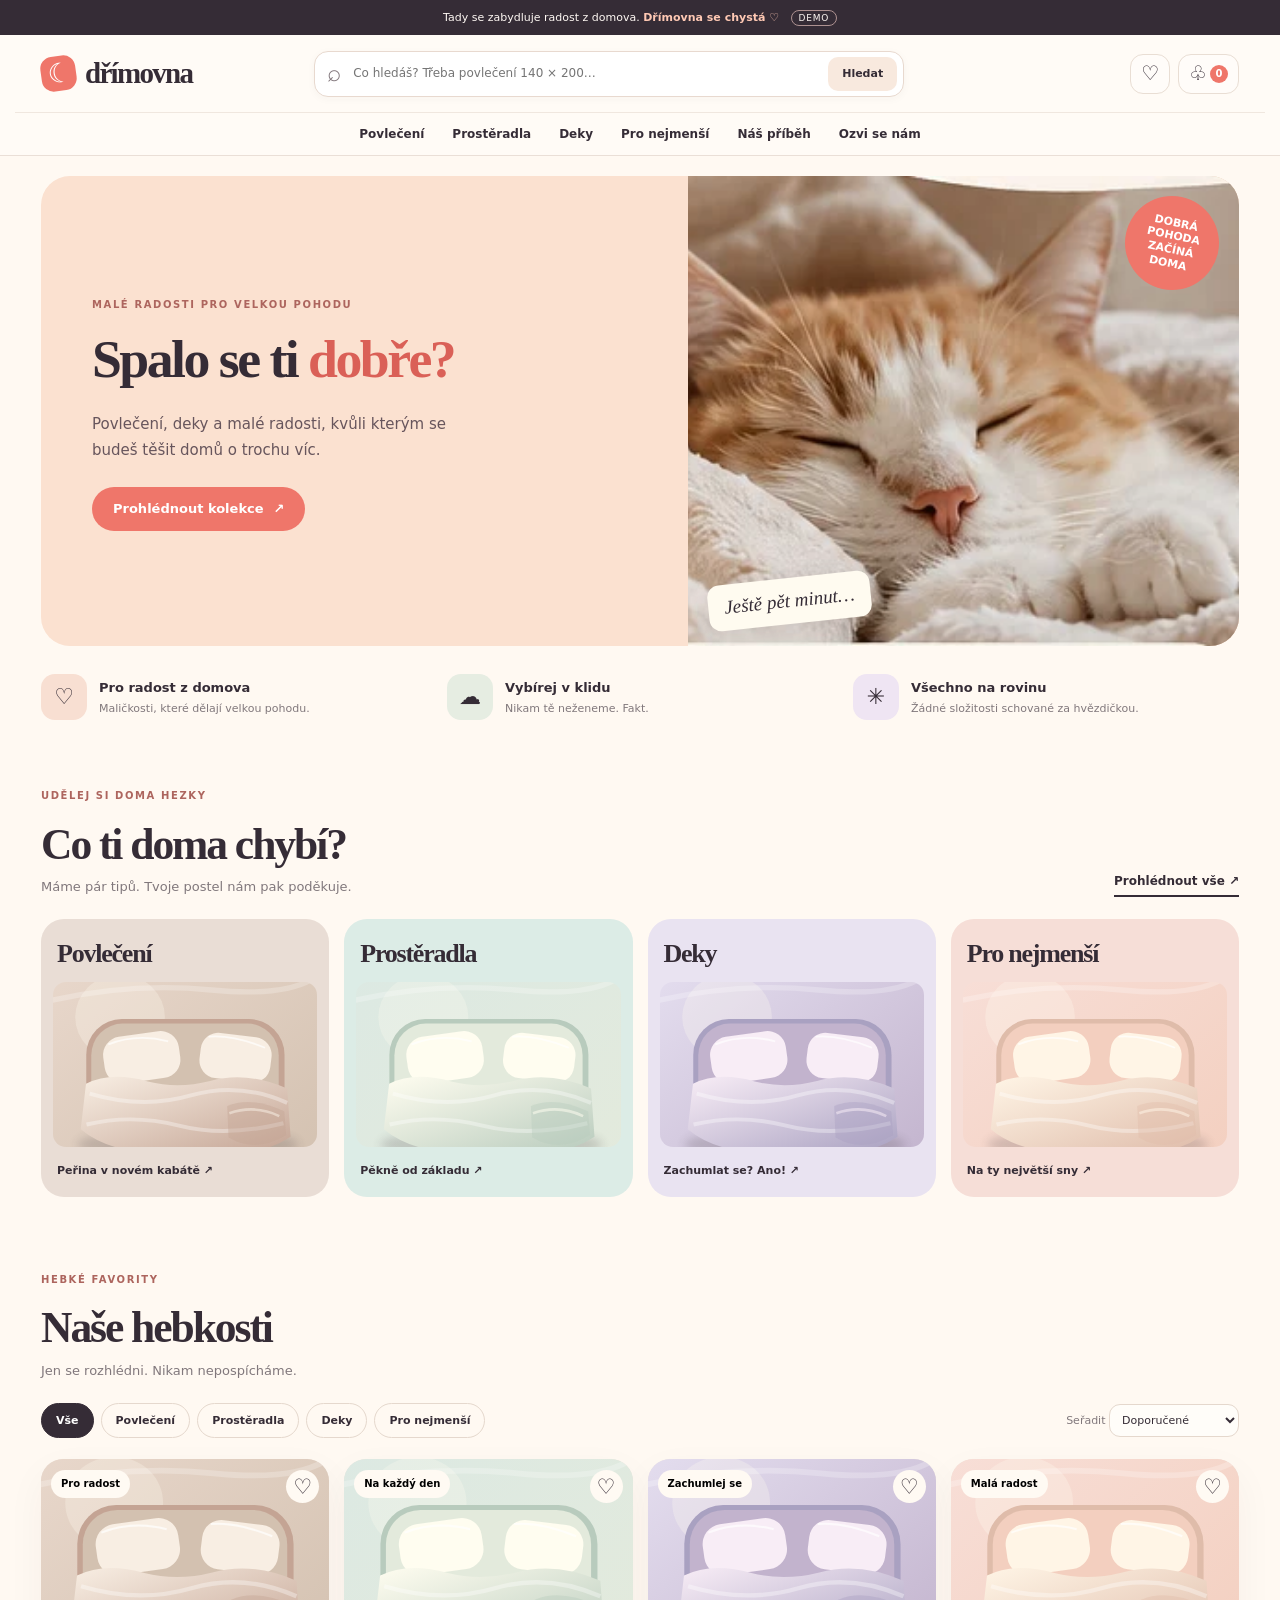
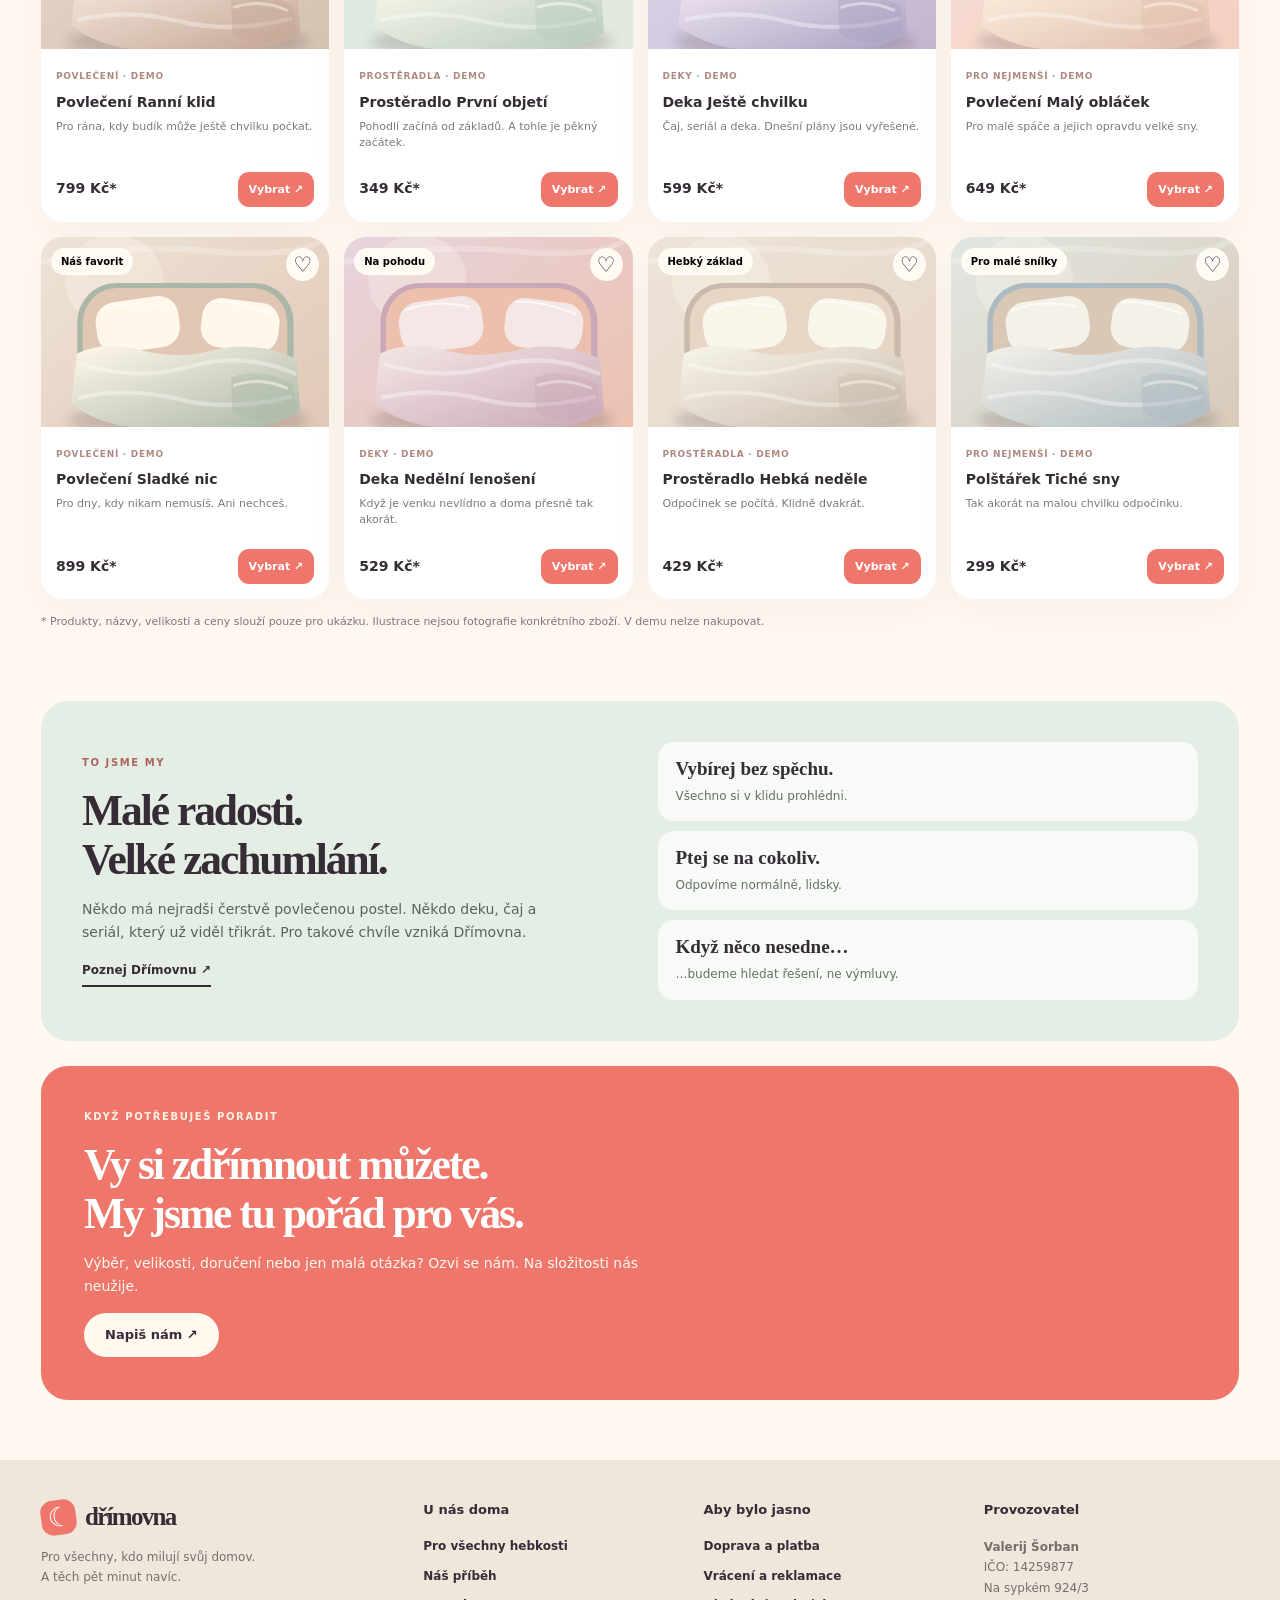
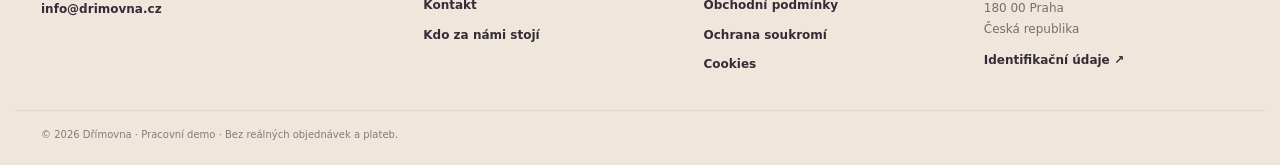
<file: index.html>
<!doctype html>
<html lang="cs">
<head>
<meta charset="utf-8"><meta name="viewport" content="width=device-width,initial-scale=1"><meta name="theme-color" content="#fff9f2">
<meta name="description" content="Dřímovna — radost z domova, hebké maličkosti a přátelský obchod s povlečením. Neveřejná ukázka připravovaného e-shopu.">
<meta name="robots" content="noindex,nofollow"><title>Dřímovna · Spalo se ti dobře?</title>
<link rel="stylesheet" href="styles.css">
</head>
<body>
<div id="app">
<div class="announcement">Tady se zabydluje radost z domova. <strong>Dřímovna se chystá ♡</strong> <span class="demo-badge">DEMO</span></div>
<header class="header">
<div class="container nav">
  <a class="logo" href="#domu" data-nav="home" aria-label="Dřímovna — domů"><span class="logo-icon">☾</span><span>dřímovna</span></a>
  <div class="searchbar" id="searchbar">
    <label class="sr-only" for="query">Hledat produkty, materiály a rozměry</label>
    <span class="search-mag" aria-hidden="true">⌕</span>
    <input id="query" type="search" autocomplete="off" placeholder="Co hledáš? Třeba povlečení 140 × 200…" aria-controls="search-suggestions" aria-expanded="false">
    <button type="button" class="search-submit" data-action="submit-search">Hledat</button>
    <div id="search-suggestions" class="search-suggestions" hidden></div>
  </div>
  <div class="head-actions">
    <button type="button" class="iconbtn" data-action="favorites" aria-label="Oblíbené">♡<span class="bubble" id="favorite-count" hidden>0</span></button>
    <button type="button" class="iconbtn" data-action="cart" aria-label="Košík">♧<span class="bubble" id="cart-count">0</span></button>
    <button type="button" class="iconbtn menu-toggle" data-action="menu" aria-label="Otevřít nabídku">☰</button>
  </div>
</div>
<nav class="primary-nav container nav-categories" aria-label="Hlavní navigace">
  <a href="#produkty" data-category="Povlečení">Povlečení</a>
  <a href="#produkty" data-category="Prostěradla">Prostěradla</a>
  <a href="#produkty" data-category="Deky">Deky</a>
  <a href="#produkty" data-category="Pro nejmenší">Pro nejmenší</a>
  <a href="#o-nas" data-nav="about">Náš příběh</a>
  <a href="#kontakt" data-nav="contact">Ozvi se nám</a>
</nav>
<nav id="mobile-nav" class="mobile-nav" aria-label="Mobilní navigace" hidden>
  <a href="#produkty" data-nav="catalog">Prohlédnout kolekce</a>
  <a href="#produkty" data-category="Povlečení">Povlečení</a>
  <a href="#produkty" data-category="Prostěradla">Prostěradla</a>
  <a href="#produkty" data-category="Deky">Deky</a>
  <a href="#produkty" data-category="Pro nejmenší">Pro nejmenší</a>
  <a href="#o-nas" data-nav="about">Náš příběh</a>
  <a href="#kontakt" data-nav="contact">Ozvi se nám</a>
</nav>
</header>
<main>
<div id="home-view"><div class="container">
<section class="hero" aria-labelledby="hero-title"><div class="hero-copy"><p class="eyebrow">Malé radosti pro velkou pohodu</p><h1 id="hero-title" class="serif">Spalo se ti <em>dobře?</em></h1><p class="lead">Povlečení, deky a malé radosti, kvůli kterým se budeš těšit domů o trochu víc.</p><button class="btn" type="button" data-nav="collections">Prohlédnout kolekce <span>↗</span></button></div><div class="hero-photo"><img src="assets/kocka.webp" alt="Spící kočka zachumlaná do hebké deky"><span class="hero-badge">DOBRÁ<br>POHODA<br>ZAČÍNÁ<br>DOMA</span><span class="hero-note">Ještě pět minut…</span></div></section>
<div class="benefits"><div class="benefit"><span>♡</span><div><strong>Pro radost z domova</strong><small>Maličkosti, které dělají velkou pohodu.</small></div></div><div class="benefit"><span>☁</span><div><strong>Vybírej v klidu</strong><small>Nikam tě neženeme. Fakt.</small></div></div><div class="benefit"><span>✳</span><div><strong>Všechno na rovinu</strong><small>Žádné složitosti schované za hvězdičkou.</small></div></div></div>
<section id="categories"><div class="section-head"><div><p class="eyebrow">Udělej si doma hezky</p><h2 class="serif">Co ti doma chybí?</h2><p>Máme pár tipů. Tvoje postel nám pak poděkuje.</p></div><button type="button" class="text-btn" data-nav="catalog">Prohlédnout vše ↗</button></div><div class="category-grid">
<button type="button" class="category c1" data-category="Povlečení"><strong class="serif">Povlečení</strong><img src="assets/povleceni.svg" alt="" loading="lazy"><span>Peřina v novém kabátě ↗</span></button>
<button type="button" class="category c2" data-category="Prostěradla"><strong class="serif">Prostěradla</strong><img src="assets/prosteradla.svg" alt="" loading="lazy"><span>Pěkně od základu ↗</span></button>
<button type="button" class="category c3" data-category="Deky"><strong class="serif">Deky</strong><img src="assets/deky.svg" alt="" loading="lazy"><span>Zachumlat se? Ano! ↗</span></button>
<button type="button" class="category c4" data-category="Pro nejmenší"><strong class="serif">Pro nejmenší</strong><img src="assets/detske.svg" alt="" loading="lazy"><span>Na ty největší sny ↗</span></button>
</div></section>
<section class="products-section" id="products-section"><div class="section-head"><div><p class="eyebrow">Hebké favority</p><h2 class="serif" id="products-heading">Naše hebkosti</h2><p>Jen se rozhlédni. Nikam nepospícháme.</p></div></div><div class="filterbar"><div class="filters" id="filters"></div><label class="sort-label">Seřadit <select id="sort"><option value="recommended">Doporučené</option><option value="cheapest">Od nejlevnějšího</option><option value="priciest">Od nejdražšího</option></select></label></div><div id="products" class="product-grid"></div><p class="disclaimer">* Produkty, názvy, velikosti a ceny slouží pouze pro ukázku. Ilustrace nejsou fotografie konkrétního zboží. V demu nelze nakupovat.</p></section>
<section class="story-preview"><div><p class="eyebrow">To jsme my</p><h2 class="serif">Malé radosti.<br>Velké zachumlání.</h2><p>Někdo má nejradši čerstvě povlečenou postel. Někdo deku, čaj a seriál, který už viděl třikrát. Pro takové chvíle vzniká Dřímovna.</p><button class="text-btn" data-nav="about">Poznej Dřímovnu ↗</button></div><div class="story-points"><div><strong>Vybírej bez spěchu.</strong><small>Všechno si v klidu prohlédni.</small></div><div><strong>Ptej se na cokoliv.</strong><small>Odpovíme normálně, lidsky.</small></div><div><strong>Když něco nesedne…</strong><small>…budeme hledat řešení, ne výmluvy.</small></div></div></section>
<section class="care"><p class="eyebrow">Když potřebuješ poradit</p><h2 class="serif">Vy si zdřímnout můžete.<br>My jsme tu pořád pro vás.</h2><p>Výběr, velikosti, doručení nebo jen malá otázka? Ozvi se nám. Na složitosti nás neužije.</p><button type="button" class="btn btn-white" data-nav="contact">Napiš nám ↗</button></section>
</div></div>
<section class="inner-page container" id="info-view" hidden><button type="button" class="back-link" data-nav="home">← Zpátky do Dřímovny</button><p class="eyebrow" id="info-eyebrow">U nás doma</p><h1 class="serif page-title" id="info-title"></h1><div class="info-body" id="info-body"></div></section>
<section class="inner-page container" id="contact-view" hidden><button type="button" class="back-link" data-nav="home">← Zpátky do Dřímovny</button><p class="eyebrow">Jsme jedno velké ucho</p><h1 class="serif page-title">Tak co máš <em>na srdci?</em></h1><p class="page-lead">Ať už tě zajímá povlečení, doručení nebo něco úplně jiného, napiš nám. Na robotické odpovědi si nepotrpíme.</p><div class="contact-grid"><div class="form-card"><h2 class="serif">Napiš nám pár řádků.</h2><p>Nemusíš psát román. Stačí, když nám řekneš, s čím potřebuješ pomoct.</p><form id="contact-form" name="drimovna-kontakt" method="POST" data-netlify="true" netlify-honeypot="bot-field"><input type="hidden" name="form-name" value="drimovna-kontakt"><p hidden><label>Nech toto pole prázdné <input name="bot-field"></label></p><div class="field-row"><label>Jak ti říkáme? *<input name="name" required autocomplete="name" placeholder="Tvoje jméno" maxlength="100"></label><label>Kam ti odpovíme? *<input type="email" name="email" required autocomplete="email" placeholder="tvuj@email.cz" maxlength="180"></label></div><div class="field-row"><label>S čím pomůžeme? *<select name="topic" required><option value="">Vyber si téma</option><option>Rada s výběrem</option><option>Doprava a platba</option><option>Moje objednávka</option><option>Vrácení nebo reklamace</option><option>Spolupráce</option><option>Něco jiného</option></select></label><label>Telefon (nepovinný)<input type="tel" name="phone" autocomplete="tel" placeholder="+420 …" maxlength="25"></label></div><label>A co nám chceš říct? *<textarea name="message" rows="6" required minlength="10" maxlength="3000" placeholder="Povídej, jsme jedno velké ucho…"></textarea></label><p class="legal-hint">Zprávu použijeme pro vyřízení tvého dotazu. Podrobnosti najdeš v <a href="#soukromi" data-nav="privacy">informacích o zpracování osobních údajů</a>.</p><button type="submit" class="btn">Odeslat zprávu ↗</button><p class="disclaimer">Režim demo: zpráva se neodešle. Při nasazení bude potřeba aktivovat a ověřit doručování formulářů.</p><div id="form-result" role="status" class="form-result" hidden></div></form></div><div class="contact-side"><div class="whatsapp-card"><div class="whats-icon">◉</div><h2 class="serif">Spěcháš? Písni nám.</h2><p>Otevři WhatsApp a napiš nám rovnou. Taková ta příjemná rychlovka.</p><button type="button" class="btn btn-green" data-action="whatsapp">Napsat na WhatsApp ↗</button><p class="disclaimer">Přímý chat aktivujeme, až bude připravené číslo Dřímovny.</p></div><div class="email-card"><h2 class="serif">A radši klasicky?</h2><p>E-mail je pořád dobrý vynález. Napiš nám na:</p><a href="mailto:info@drimovna.cz">info@drimovna.cz ↗</a><p>Odpovíme, jakmile to půjde. I my ale někdy potřebujeme kafe. (Jen občas, fakt.)</p></div><div class="cat-tile"><img src="assets/kocka.webp" alt="Spící kočka v hebké dece"><span>Na zprávy se těšíme.<br>Na budík už míň.</span></div></div></div></section>
</main>
<footer class="footer"><div class="container footer-grid"><div class="footer-brand"><a class="logo" href="#domu" data-nav="home"><span class="logo-icon">☾</span>dřímovna</a><p>Pro všechny, kdo milují svůj domov.<br>A těch pět minut navíc.</p><a href="mailto:info@drimovna.cz">info@drimovna.cz</a></div><div><h3>U nás doma</h3><a href="#produkty" data-nav="catalog">Pro všechny hebkosti</a><a href="#o-nas" data-nav="about">Náš příběh</a><a href="#kontakt" data-nav="contact">Kontakt</a><a href="#provozovatel" data-nav="company">Kdo za námi stojí</a></div><div><h3>Aby bylo jasno</h3><a href="#doprava" data-nav="shipping">Doprava a platba</a><a href="#vraceni" data-nav="returns">Vrácení a reklamace</a><a href="#podminky" data-nav="terms">Obchodní podmínky</a><a href="#soukromi" data-nav="privacy">Ochrana soukromí</a><a href="#cookies" data-nav="cookies">Cookies</a></div><div><h3>Provozovatel</h3><p><strong>Valerij Šorban</strong><br>IČO: 14259877<br>Na sypkém 924/3<br>180 00 Praha<br>Česká republika</p><a href="#provozovatel" data-nav="company">Identifikační údaje ↗</a></div></div><div class="container foot-bottom">© 2026 Dřímovna · Pracovní demo · Bez reálných objednávek a plateb.</div></footer>
<div id="shade" class="shade" hidden></div><aside class="drawer" id="cart-drawer" aria-label="Nákupní košík" aria-modal="true" role="dialog" hidden><div class="drawer-head"><h2 class="serif">Tvůj košík</h2><button type="button" class="round-close" data-action="close">×</button></div><div class="drawer-content" id="cart-lines"></div><div class="drawer-footer"><div class="cart-total"><span>Celkem</span><strong id="cart-total">0 Kč</strong></div><button type="button" class="btn btn-dark full" data-action="checkout">Pokračovat k objednávce →</button><p class="disclaimer">Toto je demo. Nákup a platba jsou vypnuté.</p></div></aside>
<div id="product-dialog" class="product-dialog" role="dialog" aria-modal="true" aria-label="Detail produktu" hidden><button type="button" class="round-close close-product" data-action="close">×</button><div class="dialog-image"><img id="detail-image" src="assets/povleceni.svg" alt="Ilustrační obrázek produktu"></div><div class="dialog-copy"><p class="eyebrow" id="detail-category"></p><h2 class="serif" id="detail-name"></h2><p id="detail-description"></p><p class="tiny-note">Ukázková nabídka. Skutečný sortiment teprve připravujeme.</p><label>Rozměr<select id="detail-size"></select></label><label>Barva<select id="detail-color"></select></label><label>Počet kusů<select id="detail-quantity"><option value="1">1 kus</option><option value="2">2 kusy</option><option value="3">3 kusy</option><option value="4">4 kusy</option></select></label><div class="detail-footer"><strong id="detail-price"></strong><button type="button" class="btn" data-action="add-detail">Do košíku +</button></div></div></div>
<div class="toast" id="toast" role="status" hidden></div>
</div><script src="app.js" defer></script></body></html>
</file>
<file: styles.css>
:root{--cream:#fff9f2;--paper:#fffefa;--ink:#352c36;--coral:#ef766a;--coral2:#da6057;--muted:#81787c;--line:#eadfd7;--sage:#e4ede4;--shadow:0 14px 40px #4b32220b}*{box-sizing:border-box}html{scroll-behavior:smooth}body{margin:0;background:var(--cream);color:var(--ink);font:14px/1.55 system-ui,-apple-system,'Segoe UI',sans-serif;-webkit-font-smoothing:antialiased}button,input,textarea,select{font:inherit}button{cursor:pointer}a{color:inherit;text-decoration:none}button:focus-visible,a:focus-visible,input:focus-visible,textarea:focus-visible,select:focus-visible{outline:3px solid #d7655f;outline-offset:3px}button:disabled{cursor:not-allowed;opacity:.6}.sr-only{position:absolute;width:1px;height:1px;padding:0;margin:-1px;overflow:hidden;clip:rect(0,0,0,0);white-space:nowrap;border:0}.container{width:min(100%,1250px);margin:auto;padding:0 26px}.serif{font-family:Georgia,'Times New Roman',serif;font-weight:700;letter-spacing:-.047em;line-height:1.12}.eyebrow{text-transform:uppercase;letter-spacing:.16em;font-size:10px;font-weight:850;color:#ad655e;margin:0 0 16px}.announcement{background:var(--ink);color:#fff9f4;text-align:center;padding:9px 12px;font-size:11px}.announcement strong{color:#ffc9b4}.demo-badge{border:1px solid #ae9291;border-radius:12px;padding:2px 7px;margin-left:8px;font-size:9px;letter-spacing:.08em}.header{background:#fffbf6;border-bottom:1px solid var(--line);position:relative;z-index:10}.nav{min-height:77px;display:flex;align-items:center;gap:18px}.logo{font:700 29px Georgia,serif;letter-spacing:-1.7px;display:inline-flex;align-items:center;gap:9px;white-space:nowrap}.logo-icon{width:35px;height:35px;border-radius:12px;background:var(--coral);color:white;display:grid;place-items:center;font:27px Georgia,serif;transform:rotate(-8deg)}.primary-nav{display:flex;flex:1;justify-content:center;gap:30px}.primary-nav a{font-size:12px;font-weight:780}.primary-nav a:hover{color:var(--coral2)}.head-actions{display:flex;gap:8px;margin-left:auto}.iconbtn{height:40px;min-width:40px;padding:5px 10px;border-radius:13px;background:#fffcf9;border:1px solid #e9ded4;color:var(--ink);font-size:20px;display:inline-flex;align-items:center;justify-content:center;gap:3px;position:relative}.iconbtn:hover{background:#ffe8df}.bubble{border-radius:50%;background:var(--coral);color:white;font:800 10px system-ui;min-width:18px;height:18px;display:grid;place-items:center}.bubble[hidden],[hidden]{display:none!important}.menu-toggle{display:none}.searchbar{display:flex;gap:9px;padding-bottom:16px}.searchbar input{border:1px solid #e8d9cf;border-radius:13px;background:white;color:var(--ink);min-width:0;flex:1;padding:11px 14px}.mobile-nav{padding:12px 22px 20px;flex-direction:column;gap:14px;background:#fff9f2}.mobile-nav:not([hidden]){display:flex}.mobile-nav a{font-size:13px;font-weight:800}.btn{border:0;background:var(--coral);color:white;border-radius:30px;padding:14px 21px;font-size:13px;font-weight:850;display:inline-flex;gap:10px;justify-content:center;align-items:center;line-height:1.2;transition:transform .2s,background .2s}.btn:hover{transform:translateY(-1px);background:var(--coral2)}.btn-dark{background:var(--ink)}.btn-dark:hover{background:#4d404b}.btn-white{background:#fff9f0;color:var(--ink)}.btn-white:hover{background:#fff0dc;color:var(--ink)}.btn-green{background:#208b58}.btn-green:hover{background:#177947}.full{width:100%}.text-btn{border:0;background:none;border-bottom:2px solid currentColor;padding:0 0 5px;font-weight:800;font-size:12px;color:var(--ink);white-space:nowrap}.text-btn:hover{color:var(--coral2)}
.hero{display:grid;grid-template-columns:1.08fr .92fr;min-height:470px;border-radius:29px;overflow:hidden;background:#fbe1d0;margin-top:20px}.hero-copy{padding:59px 35px 53px 51px;display:flex;flex-direction:column;align-items:start;justify-content:center}.hero h1{font-size:clamp(39px,4.6vw,66px);margin:0 0 22px}.hero h1 em,.page-title em{font-style:normal;color:var(--coral2)}.lead{font-size:15px;line-height:1.76;color:#67555c;max-width:390px;margin:0 0 24px}.hero-photo{position:relative;overflow:hidden;background:#ead2c1}.hero-photo img{position:absolute;width:100%;height:100%;object-fit:cover;object-position:60% center;filter:saturate(.96)}.hero-badge{position:absolute;right:20px;top:20px;width:94px;height:94px;border-radius:50%;display:grid;place-items:center;background:var(--coral);color:white;text-align:center;font-size:11px;line-height:1.25;font-weight:900;transform:rotate(12deg)}.hero-note{position:absolute;bottom:22px;left:20px;background:#fffbf0;padding:12px 16px;border-radius:12px;box-shadow:0 5px 25px #503d3922;font:italic 19px Georgia,serif;transform:rotate(-6deg)}
.benefits{display:grid;grid-template-columns:repeat(3,1fr);gap:20px;padding:28px 0 68px}.benefit{display:flex;gap:12px;align-items:center}.benefit>span{display:grid;place-items:center;flex-shrink:0;width:46px;height:46px;border-radius:14px;background:#f8dfd2;font-size:22px}.benefit:nth-child(2)>span{background:#e6ede2}.benefit:nth-child(3)>span{background:#efe5f3}.benefit strong{display:block;font-size:13px}.benefit small{display:block;margin-top:3px;color:var(--muted);font-size:11px;line-height:1.4}.section-head{display:flex;align-items:end;justify-content:space-between;gap:16px;margin-bottom:22px}.section-head h2,.story-preview h2,.care h2{font-size:clamp(30px,3.4vw,44px);margin:0}.section-head p:not(.eyebrow){margin:9px 0 0;color:var(--muted);font-size:13px}.category-grid{display:grid;grid-template-columns:repeat(4,minmax(0,1fr));gap:15px;margin-bottom:75px}.category{border:0;padding:0;min-height:276px;overflow:hidden;border-radius:23px;text-align:left;background:#e9ddd5;display:grid;grid-template-rows:auto minmax(125px,1fr) auto;color:var(--ink);transition:transform .2s}.category:hover{transform:translateY(-3px)}.category.c2{background:#dcece6}.category.c3{background:#e9e3f1}.category.c4{background:#f6ded7}.category strong{padding:20px 16px 13px;font-size:26px}.category img{display:block;width:calc(100% - 24px);height:100%;object-fit:cover;max-height:165px;margin:0 12px;border-radius:13px}.category span{font-size:11px;font-weight:850;padding:15px 16px 18px}
.products-section{margin-bottom:70px;scroll-margin-top:15px}.filterbar{display:flex;justify-content:space-between;gap:12px;align-items:center;flex-wrap:wrap;margin-bottom:21px}.filters{display:flex;flex-wrap:wrap;gap:7px}.filter{border:1px solid #e5d8cd;background:transparent;border-radius:24px;padding:8px 14px;color:var(--ink);font-size:11px;font-weight:800}.filter.active{background:var(--ink);border-color:var(--ink);color:white}.sort-label{font-size:11px;color:var(--muted);white-space:nowrap}.sort-label select{background:#fffdf9;border:1px solid #e5d8cd;border-radius:11px;padding:8px;color:var(--ink);font-size:11px}.product-grid{display:grid;grid-template-columns:repeat(4,minmax(0,1fr));gap:15px}.product-card{overflow:hidden;min-width:0;border-radius:22px;background:white;box-shadow:var(--shadow)}.product-photo{height:190px;display:block;width:100%;background:#eee1d6;border:0;padding:0;position:relative;overflow:hidden}.product-photo img{display:block;width:100%;height:100%;object-fit:cover}.product-sticker{position:absolute;top:11px;left:10px;border-radius:20px;background:#fffaf3;padding:6px 10px;font-size:10px;font-weight:800}.favorite{position:absolute;top:11px;right:10px;width:33px;height:33px;border:0;border-radius:50%;background:#fffaf3;color:var(--ink);font-size:21px;z-index:1}.favorite.liked{color:var(--coral2)}.product-text{padding:15px}.product-kicker{font-size:9px;letter-spacing:.08em;text-transform:uppercase;font-weight:850;color:#ae8980}.product-name{display:block;border:0;background:none;text-align:left;padding:0;margin:7px 0;color:var(--ink);font-size:14px;font-weight:850;line-height:1.35}.product-text p{font-size:11px;color:var(--muted);min-height:38px;margin:0 0 15px;line-height:1.48}.product-bottom{display:flex;justify-content:space-between;align-items:center;gap:4px}.product-bottom strong{font-size:14px;white-space:nowrap}.product-bottom button{border:0;background:var(--coral);color:white;border-radius:11px;padding:9px 11px;font-size:11px;font-weight:800}.disclaimer{font-size:11px;line-height:1.6;color:#81747c;margin:14px 0}.story-preview{background:#e5eee4;display:grid;grid-template-columns:1fr 1fr;gap:35px;align-items:center;border-radius:27px;padding:41px;margin:0 0 25px}.story-preview p:not(.eyebrow){color:#59635c;line-height:1.7;max-width:470px}.story-points{display:grid;gap:10px}.story-points>div{padding:16px 18px;border-radius:16px;background:#ffffffb6}.story-points strong{font:700 19px Georgia,serif}.story-points small{font-size:12px;color:#657165;display:block;margin-top:5px}.care{background:var(--coral);padding:43px;border-radius:27px;color:white;margin:0 0 60px}.care h2{max-width:650px}.care .eyebrow{color:#fff2e5}.care p:not(.eyebrow){max-width:560px;line-height:1.7;color:#fff9f1}
.footer{background:#f0e7dc;padding:40px 0 0}.footer-grid{display:grid;grid-template-columns:1.4fr 1fr 1fr 1fr;gap:25px}.footer-grid h3{font-size:13px;margin:0 0 17px}.footer-grid a:not(.logo){display:block;font-size:12px;font-weight:650;margin:0 0 11px}.footer-grid a:not(.logo):hover{text-decoration:underline}.footer-grid p{color:#766e6e;font-size:12px;line-height:1.7;margin:12px 0}.footer-brand .logo{font-size:25px}.foot-bottom{border-top:1px solid #e3d6cb;margin-top:25px;padding-top:16px;padding-bottom:23px;color:#857a79;font-size:10px}
.inner-page{padding-top:34px;padding-bottom:80px;min-height:640px}.back-link{border:0;background:transparent;color:#d26058;padding:0;font-size:12px;font-weight:850;margin-bottom:25px}.page-title{font-size:clamp(36px,4.9vw,60px);margin:0 0 18px;max-width:750px}.page-lead{font-size:15px;line-height:1.7;color:#6e6064;max-width:670px;margin:0 0 33px}.info-body{max-width:950px;background:white;padding:29px 32px;border:1px solid #f0e7df;border-radius:23px}.info-body h2{font:700 25px Georgia,serif;letter-spacing:-.02em;margin:25px 0 8px}.info-body h2:first-child{margin-top:0}.info-body p{color:#665b60;line-height:1.76;font-size:14px}.info-body a,.legal-hint a{color:#c65c55;text-decoration:underline}.legal-placeholder{background:#fff0da;padding:15px;border-radius:13px;color:#825b3c;font-size:12px;line-height:1.7;margin:13px 0}.info-rows{display:grid;grid-template-columns:1fr 1fr;gap:20px}.info-rows b{font-size:11px;color:#97827c}.info-rows p{margin:5px 0 14px;color:var(--ink);font-weight:750}
.contact-grid{display:grid;grid-template-columns:1.3fr .82fr;align-items:start;gap:20px}.form-card,.whatsapp-card,.email-card{border-radius:24px;padding:27px;background:white;border:1px solid #f0e7df}.form-card h2,.whatsapp-card h2,.email-card h2{font-size:30px;margin:0 0 10px}.form-card>p,.whatsapp-card p,.email-card p{font-size:13px;color:#75686e;line-height:1.67;margin:0 0 18px}.form-card form label{display:block;font-weight:760;font-size:12px;margin:14px 0}.form-card input,.form-card select,.form-card textarea{display:block;width:100%;margin-top:7px;padding:11px 12px;border:1px solid #e5d8cf;border-radius:12px;background:#fffcf8;color:var(--ink);font-size:13px}.form-card textarea{resize:vertical;min-height:115px}.field-row{display:grid;grid-template-columns:1fr 1fr;gap:13px}.form-card .legal-hint{font-size:11px;font-weight:450;color:#756a70;line-height:1.65}.form-result{background:#e8f1e5;color:#416448;padding:12px 15px;border-radius:12px;font-size:12px;margin:15px 0}.contact-side{display:grid;gap:15px}.whatsapp-card{background:#e2eee2}.whats-icon{background:#248951;border-radius:16px;color:white;font-size:29px;height:51px;width:51px;display:grid;place-items:center;margin-bottom:16px}.email-card{background:#f9e9df}.email-card a{display:block;color:#c65c55;font-size:14px;font-weight:850;margin:0 0 15px;overflow-wrap:anywhere}.cat-tile{height:185px;border-radius:21px;overflow:hidden;position:relative;background:#e0cbbc}.cat-tile img{width:100%;height:100%;object-fit:cover}.cat-tile span{background:#fff8ecdf;position:absolute;bottom:12px;left:12px;padding:8px 11px;border-radius:9px;font:italic 16px Georgia,serif}
.shade{position:fixed;inset:0;background:#261b26a3;z-index:90}.drawer{position:fixed;right:0;top:0;bottom:0;background:var(--cream);box-shadow:-14px 0 45px #25202025;width:min(420px,95vw);z-index:91;padding:25px;display:flex;flex-direction:column}.drawer-head{display:flex;justify-content:space-between;align-items:center}.drawer-head h2{font-size:29px;margin:0}.round-close{background:white;border:1px solid #e8d7d1;width:35px;height:35px;border-radius:50%;font-size:22px;color:var(--ink)}.drawer-content{overflow:auto;flex:1;padding-top:20px}.drawer-footer{border-top:1px solid #e7d9cd;padding-top:17px}.cart-total{display:flex;align-items:center;justify-content:space-between;font-size:17px;font-weight:800;margin:0 0 18px}.cart-item{display:flex;justify-content:space-between;align-items:start;gap:15px;padding:14px 0;border-bottom:1px solid #eaded5}.cart-item strong{font-size:13px}.cart-item small{display:block;font-size:11px;color:var(--muted);margin:4px 0}.cart-item button{border:0;background:none;color:#c85d55;text-decoration:underline;font-size:11px}.product-dialog{position:fixed;z-index:92;top:50%;left:50%;transform:translate(-50%,-50%);width:min(790px,95vw);max-height:92vh;overflow:auto;background:var(--paper);border-radius:24px;box-shadow:0 22px 70px #23152355;grid-template-columns:.92fr 1fr}.product-dialog:not([hidden]){display:grid}.close-product{position:absolute;right:12px;top:12px;z-index:2}.dialog-image{min-height:390px;background:#ead7cb}.dialog-image img{height:100%;width:100%;object-fit:cover}.dialog-copy{padding:35px 28px}.dialog-copy h2{font-size:31px;margin:0 0 14px}.dialog-copy p:not(.eyebrow){color:var(--muted);line-height:1.7;font-size:13px}.dialog-copy label{display:block;font-weight:800;font-size:11px;margin:13px 0}.dialog-copy select{display:block;margin-top:7px;border:1px solid #e7d9cd;border-radius:11px;padding:11px 12px;background:white;width:100%;color:var(--ink)}.detail-footer{display:flex;gap:10px;align-items:center;justify-content:space-between;margin-top:24px}.detail-footer strong{font-size:21px}.tiny-note{font-size:11px!important}.toast{position:fixed;bottom:23px;left:50%;transform:translateX(-50%);z-index:95;background:var(--ink);color:white;border-radius:15px;padding:12px 18px;max-width:90vw;font-size:12px;font-weight:750;text-align:center;box-shadow:0 12px 30px #23202340}
@media(max-width:900px){.primary-nav{gap:15px}.category-grid,.product-grid{grid-template-columns:repeat(2,minmax(0,1fr))}.product-photo{height:225px}.footer-grid{grid-template-columns:repeat(2,1fr)}.hero{min-height:390px}.hero-copy{padding:35px 28px}.hero-photo{min-height:350px}}
@media(max-width:660px){.container{padding-left:16px;padding-right:16px}.nav{min-height:65px;gap:8px}.logo{font-size:24px;letter-spacing:-1.4px}.logo-icon{width:31px;height:31px;font-size:23px}.primary-nav{display:none}.menu-toggle{display:inline-flex}.head-actions{gap:5px}.iconbtn{height:35px;min-width:34px;padding:4px 7px;font-size:17px}.hero{grid-template-columns:1fr;margin-top:13px;border-radius:21px}.hero-copy{padding:34px 24px}.hero h1{font-size:clamp(36px,8vw,50px)}.lead{font-size:13px}.hero-photo{min-height:245px;max-height:260px}.hero-badge{height:70px;width:70px;font-size:9px}.hero-note{font-size:15px}.benefits{grid-template-columns:1fr;gap:11px;padding:25px 4px 46px}.benefit>span{height:39px;width:39px}.section-head{align-items:start}.section-head h2{font-size:32px}.section-head p:not(.eyebrow){font-size:12px}.text-btn{font-size:10px;margin-top:8px}.category-grid{gap:11px;margin-bottom:53px}.category{min-height:226px;border-radius:19px;grid-template-rows:auto minmax(95px,1fr) auto}.category strong{font-size:21px;padding:15px 11px 10px}.category img{width:calc(100% - 18px);margin:0 9px;min-height:95px;border-radius:11px}.category span{font-size:10px;padding:11px 12px 14px}.product-grid{gap:10px}.product-photo{height:160px}.product-text{padding:11px}.product-name{font-size:12px}.product-text p{font-size:10px;min-height:45px}.product-bottom strong{font-size:12px}.product-bottom button{font-size:10px;padding:8px}.story-preview{grid-template-columns:1fr;padding:25px;gap:15px}.story-preview p:not(.eyebrow){font-size:13px}.care{padding:28px 24px}.footer-grid{gap:25px 13px}.footer-grid h3{font-size:12px}.footer-grid a:not(.logo),.footer-grid p{font-size:11px}.inner-page{padding-top:24px;padding-bottom:50px}.page-title{font-size:39px}.page-lead{font-size:13px}.info-body{padding:21px}.info-rows{grid-template-columns:1fr}.contact-grid{grid-template-columns:1fr}.form-card,.whatsapp-card,.email-card{padding:22px}.product-dialog{grid-template-columns:1fr;max-height:88vh}.dialog-image{min-height:205px;max-height:235px}.dialog-copy{padding:20px 22px}.dialog-copy h2{font-size:28px}.detail-footer{margin-top:16px}}
@media(max-width:380px){.logo{font-size:21px}.category strong{font-size:19px}.field-row{grid-template-columns:1fr;gap:0}.category{min-height:215px}.category img{min-height:91px}}
@media(prefers-reduced-motion:reduce){html{scroll-behavior:auto}*,*:before,*:after{animation:none!important;transition:none!important}}

/* v1.2 – permanent product search, mobile search, reduced hero typography */
.nav{flex-wrap:nowrap}
.nav-categories{display:flex;align-items:center;justify-content:center;gap:28px;min-height:43px;border-top:1px solid #f0e7df}
.primary-nav.nav-categories{flex:none}
.searchbar{position:relative;display:flex;align-items:center;flex:1;gap:0;max-width:590px;margin-left:auto;margin-right:auto;padding:0;background:#fff;border:1px solid #e8d9cf;border-radius:14px;min-width:120px;height:46px;box-shadow:0 2px 8px #352c3609}
.searchbar:focus-within{border-color:#ef9d91;box-shadow:0 0 0 3px #ed766a20}
.search-mag{padding:0 12px;font:24px Georgia,serif;color:#82777c}
.searchbar input{background:transparent;padding:8px 0;border:0;outline:none;font-size:12px;border-radius:0;min-width:0}
.searchbar input:focus-visible{outline:none}
.search-submit{border:0;border-radius:10px;background:#f8e9de;color:var(--ink);height:34px;padding:0 14px;font-size:11px;font-weight:800;margin:0 6px;white-space:nowrap}
.search-suggestions{position:absolute;left:0;right:0;top:calc(100% + 6px);z-index:30;background:#fffefa;border:1px solid #e8d9cf;border-radius:15px;box-shadow:0 12px 32px #352c3622;padding:9px}
.suggestion-head{font-size:10px;font-weight:850;letter-spacing:.08em;color:#99867e;padding:6px 8px;text-transform:uppercase}
.suggestion-item{display:flex;justify-content:space-between;gap:10px;align-items:center;width:100%;background:transparent;border:0;text-align:left;color:var(--ink);padding:9px 8px;border-radius:10px;font-size:12px}
.suggestion-item:hover{background:#fff0e7}
.suggestion-item small{color:#887981;white-space:nowrap}
.search-empty{font-size:11px;padding:9px;color:#887981}
.hero h1{font-size:clamp(39px,4.2vw,55px)}
@media(max-width:900px){.nav-categories{gap:17px}.searchbar{margin:0 auto}.hero h1{font-size:clamp(37px,4.9vw,47px)}}
@media(max-width:660px){
 .nav{flex-wrap:wrap;padding-top:12px;padding-bottom:12px;min-height:0;gap:10px}
 .searchbar{order:3;flex:0 0 100%;width:100%;max-width:none;height:44px}
 .head-actions{margin-left:auto}
 .nav-categories{display:none!important}
 .hero h1{font-size:clamp(36px,7.8vw,44px)}
 .searchbar input{font-size:12px}
}
</file>
